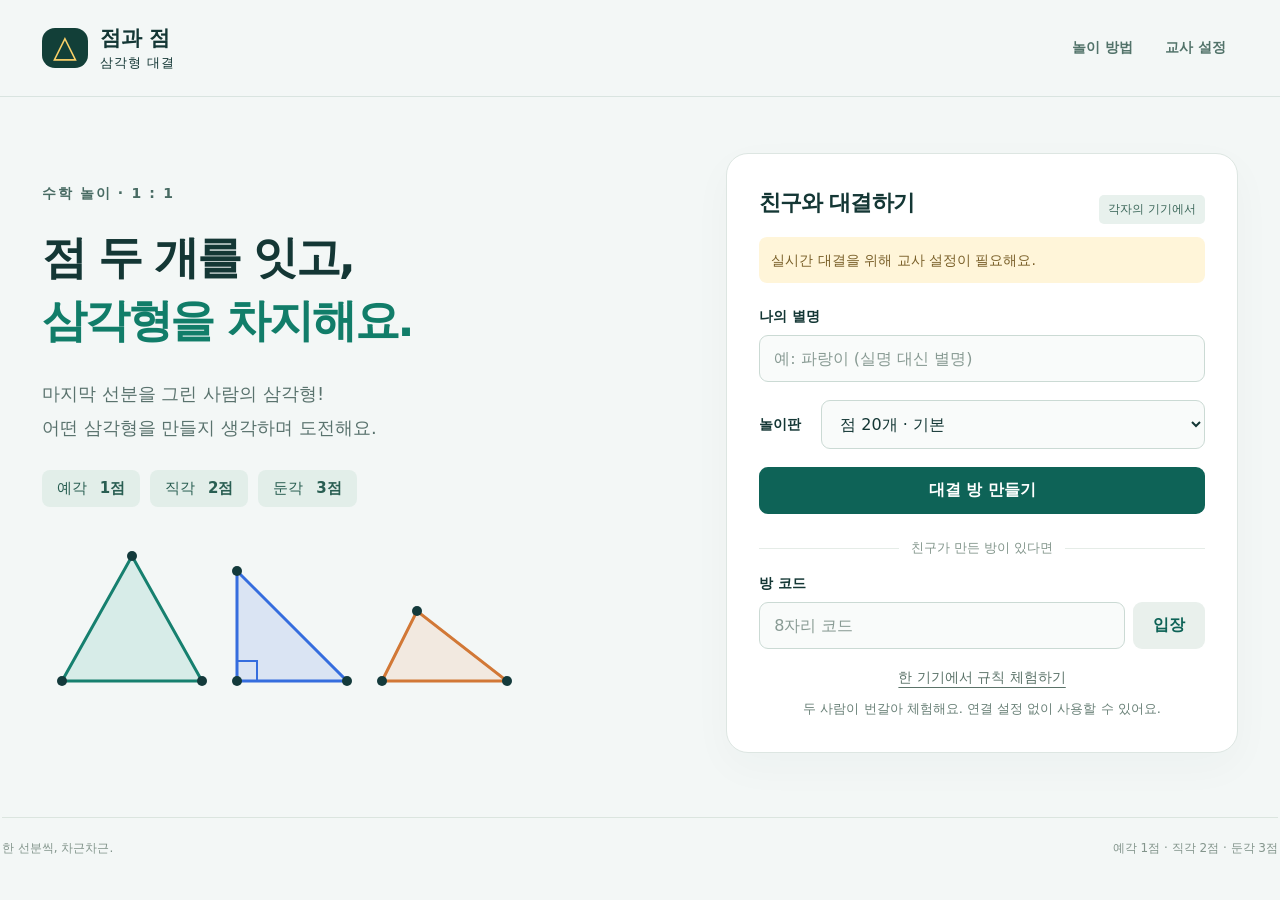
<file: index.html>
<!doctype html><html lang="ko"><head><meta charset="UTF-8"><meta name="viewport" content="width=device-width,initial-scale=1"><title>점과 점 · 삼각형 대결</title><meta name="description" content="점과 점을 이어 삼각형을 만드는 1:1 수학 놀이"><link rel="icon" href="data:image/svg+xml,%3Csvg xmlns='http://www.w3.org/2000/svg' viewBox='0 0 32 32'%3E%3Crect width='32' height='32' rx='8' fill='%230f3d39'/%3E%3Cpath d='M7 24L16 7L25 24Z' fill='none' stroke='%23fbc85a' stroke-width='3'/%3E%3C/svg%3E"><link rel="stylesheet" href="style.css"></head><body>
<header class="header"><a class="brand" href="./"><span class="brand-mark">△</span><span>점과 점<small>삼각형 대결</small></span></a><nav><button id="rulesBtn" class="quiet">놀이 방법</button><button id="setupBtn" class="quiet">교사 설정</button></nav></header>
<main>
<section id="home" class="home"><div class="intro"><div class="eyebrow">수학 놀이 · 1 : 1</div><h1>점 두 개를 잇고,<br><span>삼각형을 차지해요.</span></h1><p>마지막 선분을 그린 사람의 삼각형!<br>어떤 삼각형을 만들지 생각하며 도전해요.</p><div class="score-key"><span>예각 <b>1점</b></span><span>직각 <b>2점</b></span><span>둔각 <b>3점</b></span></div><svg class="intro-geometry" viewBox="0 0 480 190" role="img" aria-label="예각, 직각, 둔각 삼각형 점수 안내"><path d="M20 150L90 25L160 150Z" fill="#22a89122" stroke="#16806f" stroke-width="3"/><path d="M195 150L195 40L305 150Z" fill="#356dde22" stroke="#356dde" stroke-width="3"/><path d="M340 150L375 80L465 150Z" fill="#e98b5622" stroke="#d27836" stroke-width="3"/><path d="M195 130L215 130L215 150" fill="none" stroke="#356dde" stroke-width="2"/><g fill="#133a3b"><circle cx="20" cy="150" r="5"/><circle cx="90" cy="25" r="5"/><circle cx="160" cy="150" r="5"/><circle cx="195" cy="150" r="5"/><circle cx="195" cy="40" r="5"/><circle cx="305" cy="150" r="5"/><circle cx="340" cy="150" r="5"/><circle cx="375" cy="80" r="5"/><circle cx="465" cy="150" r="5"/></g></svg></div>
<div class="entry-card"><div class="card-top"><h2>친구와 대결하기</h2><span class="tag">각자의 기기에서</span></div><p id="connectionSummary" class="connection-note">실시간 대결을 위해 교사 설정이 필요해요.</p><label for="nickname">나의 별명</label><input id="nickname" maxlength="12" placeholder="예: 파랑이 (실명 대신 별명)" autocomplete="off"><div class="create-row"><label for="pointCount">놀이판</label><select id="pointCount"><option value="12">점 12개 · 가볍게</option><option value="20" selected>점 20개 · 기본</option><option value="30">점 30개 · 길게</option></select></div><button id="createBtn" class="primary wide">대결 방 만들기</button><div class="divider"><span>친구가 만든 방이 있다면</span></div><label for="roomInput">방 코드</label><div class="join-row"><input id="roomInput" maxlength="8" placeholder="8자리 코드" autocomplete="off" autocapitalize="characters"><button id="joinBtn" class="secondary">입장</button></div><button id="demoBtn" class="demo">한 기기에서 규칙 체험하기</button><p class="small">두 사람이 번갈아 체험해요. 연결 설정 없이 사용할 수 있어요.</p></div></section>
<section id="match" hidden><div class="match-top"><div><div class="eyebrow" id="modeLabel">실시간 대결</div><h1 class="match-title">우리의 삼각형 놀이판</h1></div><div class="room-controls"><span id="roomBadge" class="room-badge"></span><button id="copyInvite" class="quiet">초대 링크 복사</button><button id="leaveBtn" class="quiet">나가기</button></div></div>
<div id="lobby" class="lobby" hidden><h2>친구를 기다리고 있어요.</h2><p>친구에게 방 코드 또는 초대 링크를 알려 주세요.</p><strong id="largeCode"></strong><p>두 번째 사람이 입장하면 가위바위보가 시작돼요.</p></div>
<div id="rpsPanel" class="rps-panel" hidden><div class="eyebrow">누가 먼저 그릴까요?</div><h2 id="rpsTitle">가위바위보!</h2><p id="rpsInfo">손 모양을 골라 주세요. 두 사람이 고르면 함께 공개해요.</p><div class="hands"><button data-hand="0"><span>✊</span>바위</button><button data-hand="1"><span>✋</span>보</button><button data-hand="2"><span>✌️</span>가위</button></div><div id="rpsResult" class="rps-result" aria-live="polite"></div></div>
<div id="playSurface" class="play-grid" hidden><div class="board-column"><div class="turn-bar"><span id="turnText"></span><span id="moveCounter" class="small"></span></div><div class="board-wrap"><svg id="board" viewBox="0 0 800 580" aria-label="삼각형 만들기 놀이판" role="group"></svg><div id="effect" class="effect" aria-live="polite"></div></div><div class="drawing-controls"><p id="selectionText">점 두 개를 차례로 선택하세요.</p><div><button id="cancelSelection" class="quiet">선택 취소</button><button id="drawBtn" class="primary" disabled>선분 그리기</button></div></div><p class="board-help">교차 금지 · 다른 점 통과 금지 · 삼각형을 완성해도 차례는 바뀌어요.</p></div><aside class="sidebar"><div class="players"><article class="player blue" id="player0"><div class="player-label"><span class="swatch"></span><strong id="name0">파랑</strong><span id="presence0" class="small"></span></div><div class="score"><b id="score0">0</b><span>점</span></div><div class="breakdown" id="counts0"></div></article><article class="player orange" id="player1"><div class="player-label"><span class="swatch"></span><strong id="name1">주황</strong><span id="presence1" class="small"></span></div><div class="score"><b id="score1">0</b><span>점</span></div><div class="breakdown" id="counts1"></div></article></div><div class="collection"><h2>완성한 삼각형 <span id="triangleCount">0</span></h2><p class="small">삼각형을 누르면 각을 살펴볼 수 있어요.</p><div id="triangleList" class="triangle-list"></div></div></aside></div>
<div id="result" class="result" hidden><span class="eyebrow">대결 끝!</span><h2 id="winnerText"></h2><p>더 이상 그릴 수 있는 선분이 없어요. 점수를 비교해 보세요.</p><button id="newGameBtn" class="primary">새 놀이판으로 돌아가기</button></div></section>
</main><footer><span>한 선분씩, 차근차근.</span><span>예각 1점 · 직각 2점 · 둔각 3점</span></footer>
<dialog id="rulesDialog"><div class="dialog-head"><h2>놀이 방법</h2><button data-close="rulesDialog" class="icon-button" aria-label="닫기">×</button></div><ol class="rule-list"><li>친구와 같은 방에 입장하고 가위바위보로 순서를 정해요.</li><li>자기 차례에 점 두 개를 선택하고 <b>선분 그리기</b>를 눌러요.</li><li>세 변을 완성한 사람의 삼각형이 돼요. 앞선 선분의 색은 상관없어요.</li><li>예각삼각형 1점, 직각삼각형 2점, 둔각삼각형 3점을 얻어요.</li><li>더 그릴 수 없으면 끝! 점수가 높은 사람이 이겨요.</li></ol><div class="info-box">기존 선분과 교차하거나 다른 점을 통과할 수 없어요. 한 선분으로 두 삼각형이 완성되면 둘 다 얻어요. 삼각형을 얻어도 다음은 친구 차례예요.</div></dialog>
<dialog id="setupDialog" class="setup-dialog"><div class="dialog-head"><h2>교사 연결 설정</h2><button data-close="setupDialog" class="icon-button" aria-label="닫기">×</button></div><p>최초 한 번 Firebase를 준비하고 아래에 연결 정보를 넣어 주세요. 학생에게는 <b>학생 접속 링크</b>만 공유하면 됩니다.</p><a href="setup.html" target="_blank" rel="noopener" class="text-link">Firebase 연결 안내 전체 보기</a><label for="configInput">Firebase 웹앱 설정 (firebaseConfig)</label><textarea id="configInput" rows="9" spellcheck="false" placeholder='const firebaseConfig = { apiKey: "...", authDomain: "...", databaseURL: "https://...", projectId: "..." };'></textarea><div class="setup-actions"><button id="saveConfig" class="primary">저장하고 연결 확인</button><button id="clearConfig" class="quiet">설정 지우기</button></div><p id="setupStatus" class="status-line" role="status"></p><label for="studentLink">학생 접속 링크</label><div class="join-row"><input id="studentLink" readonly placeholder="연결 확인 후 생성돼요."><button id="copyStudentLink" class="secondary">복사</button></div><p class="small">이 링크에는 프로젝트의 웹앱 연결 정보가 포함됩니다. 관리자 비밀키나 서비스 계정 파일은 입력하지 마세요. 같은 브라우저에는 설정이 기억돼요.</p><div class="setup-downloads"><a href="database.rules.json" download>DB 보안 규칙 내려받기</a><a href="triangle-link-duel.zip" download>웹앱 전체 파일 내려받기</a></div></dialog>
<dialog id="triangleDialog"><div class="dialog-head"><h2 id="detailTitle">삼각형 살펴보기</h2><button data-close="triangleDialog" class="icon-button" aria-label="닫기">×</button></div><svg id="detailSvg" viewBox="0 0 400 290" aria-label="선택한 삼각형과 각도"></svg><p id="detailExplanation"></p></dialog>
<div id="toast" role="status" class="toast" hidden></div>
<script src="config.js"></script><script type="module" src="app.mjs?v=join-fix-20261002"></script></body></html>
</file>
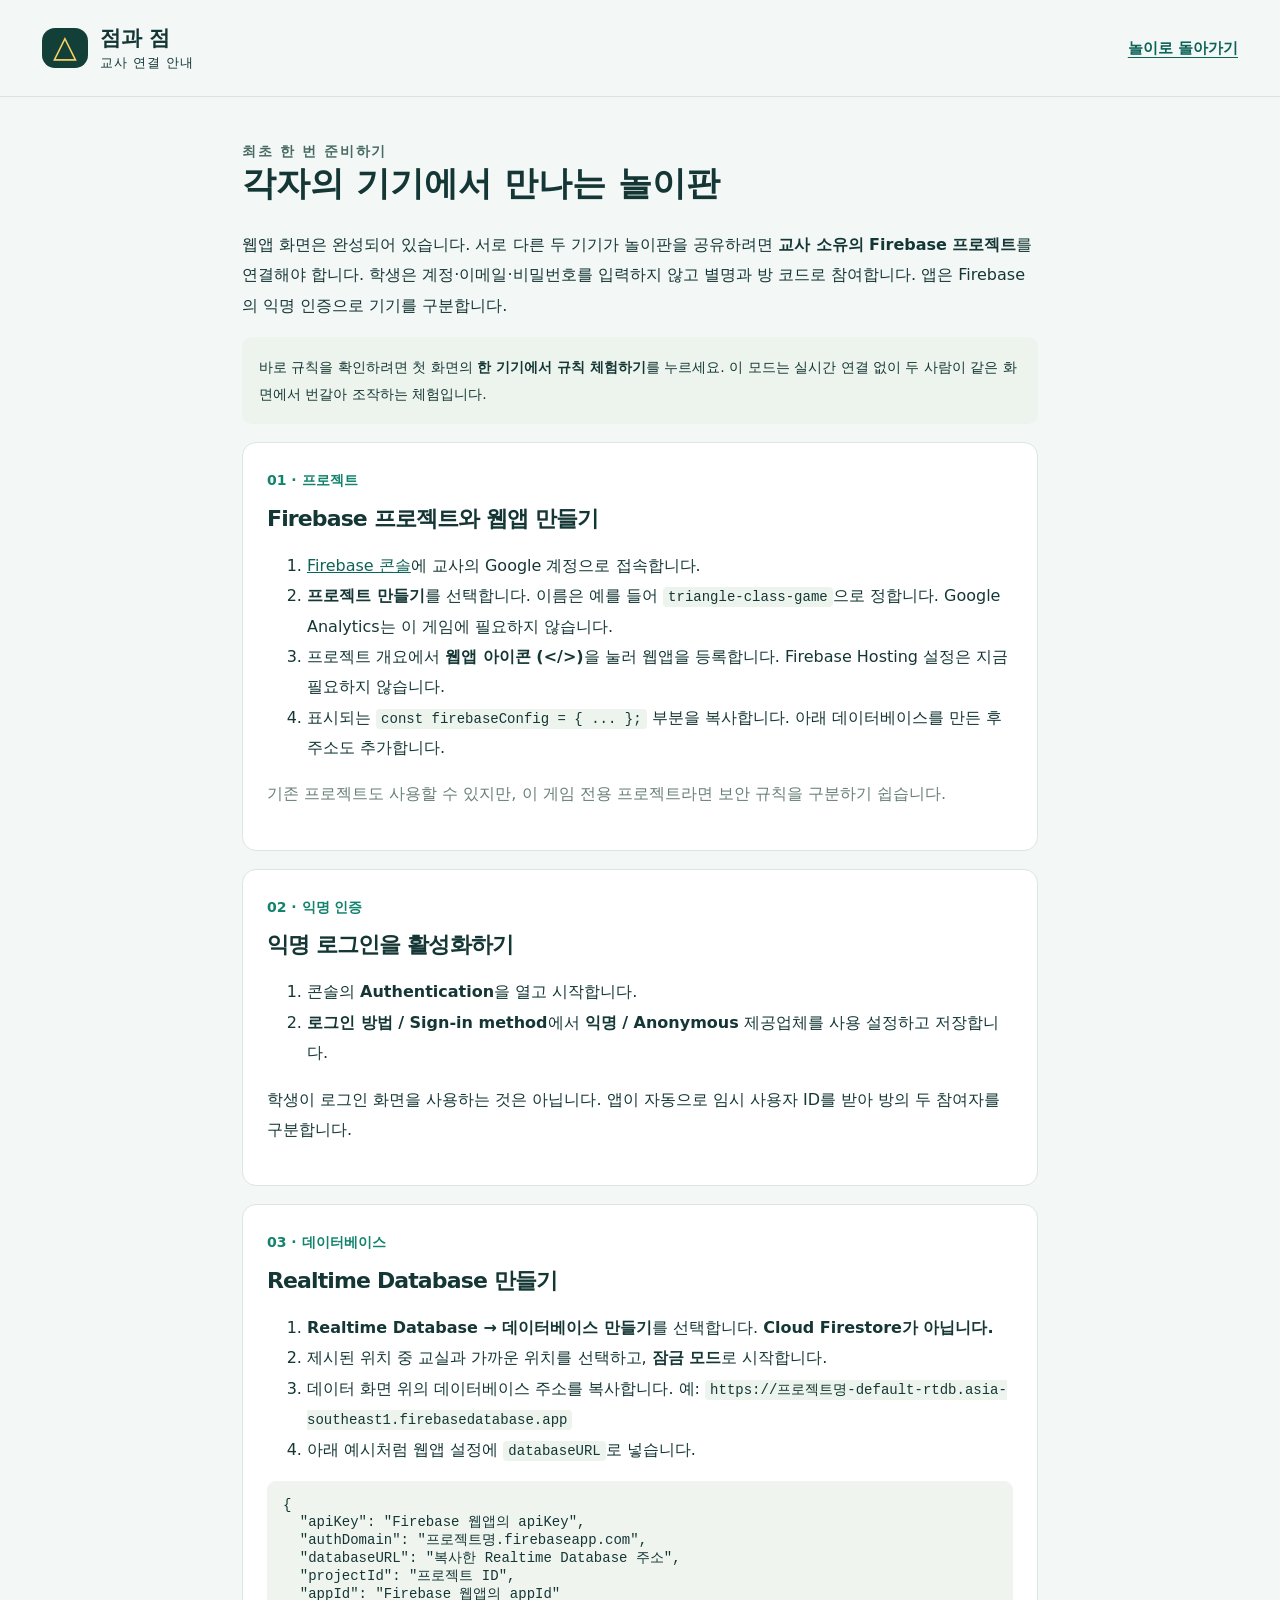
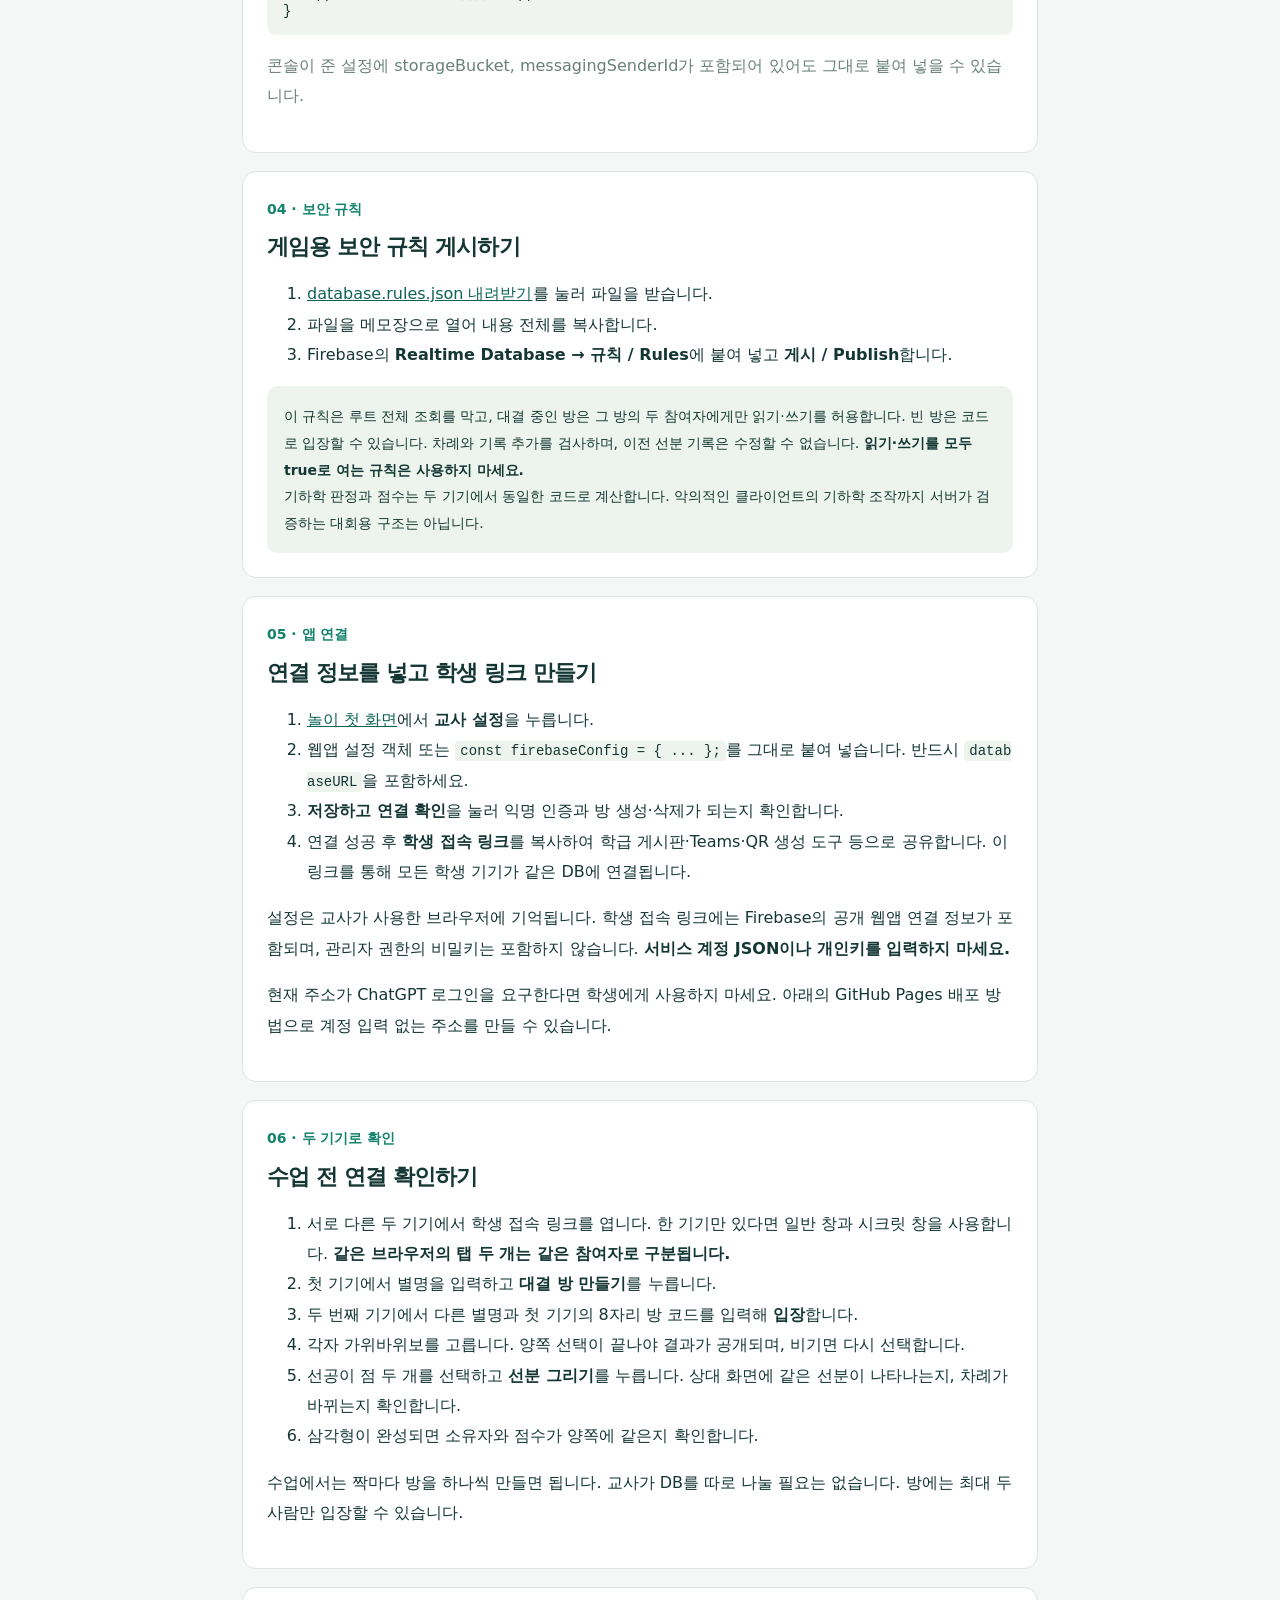
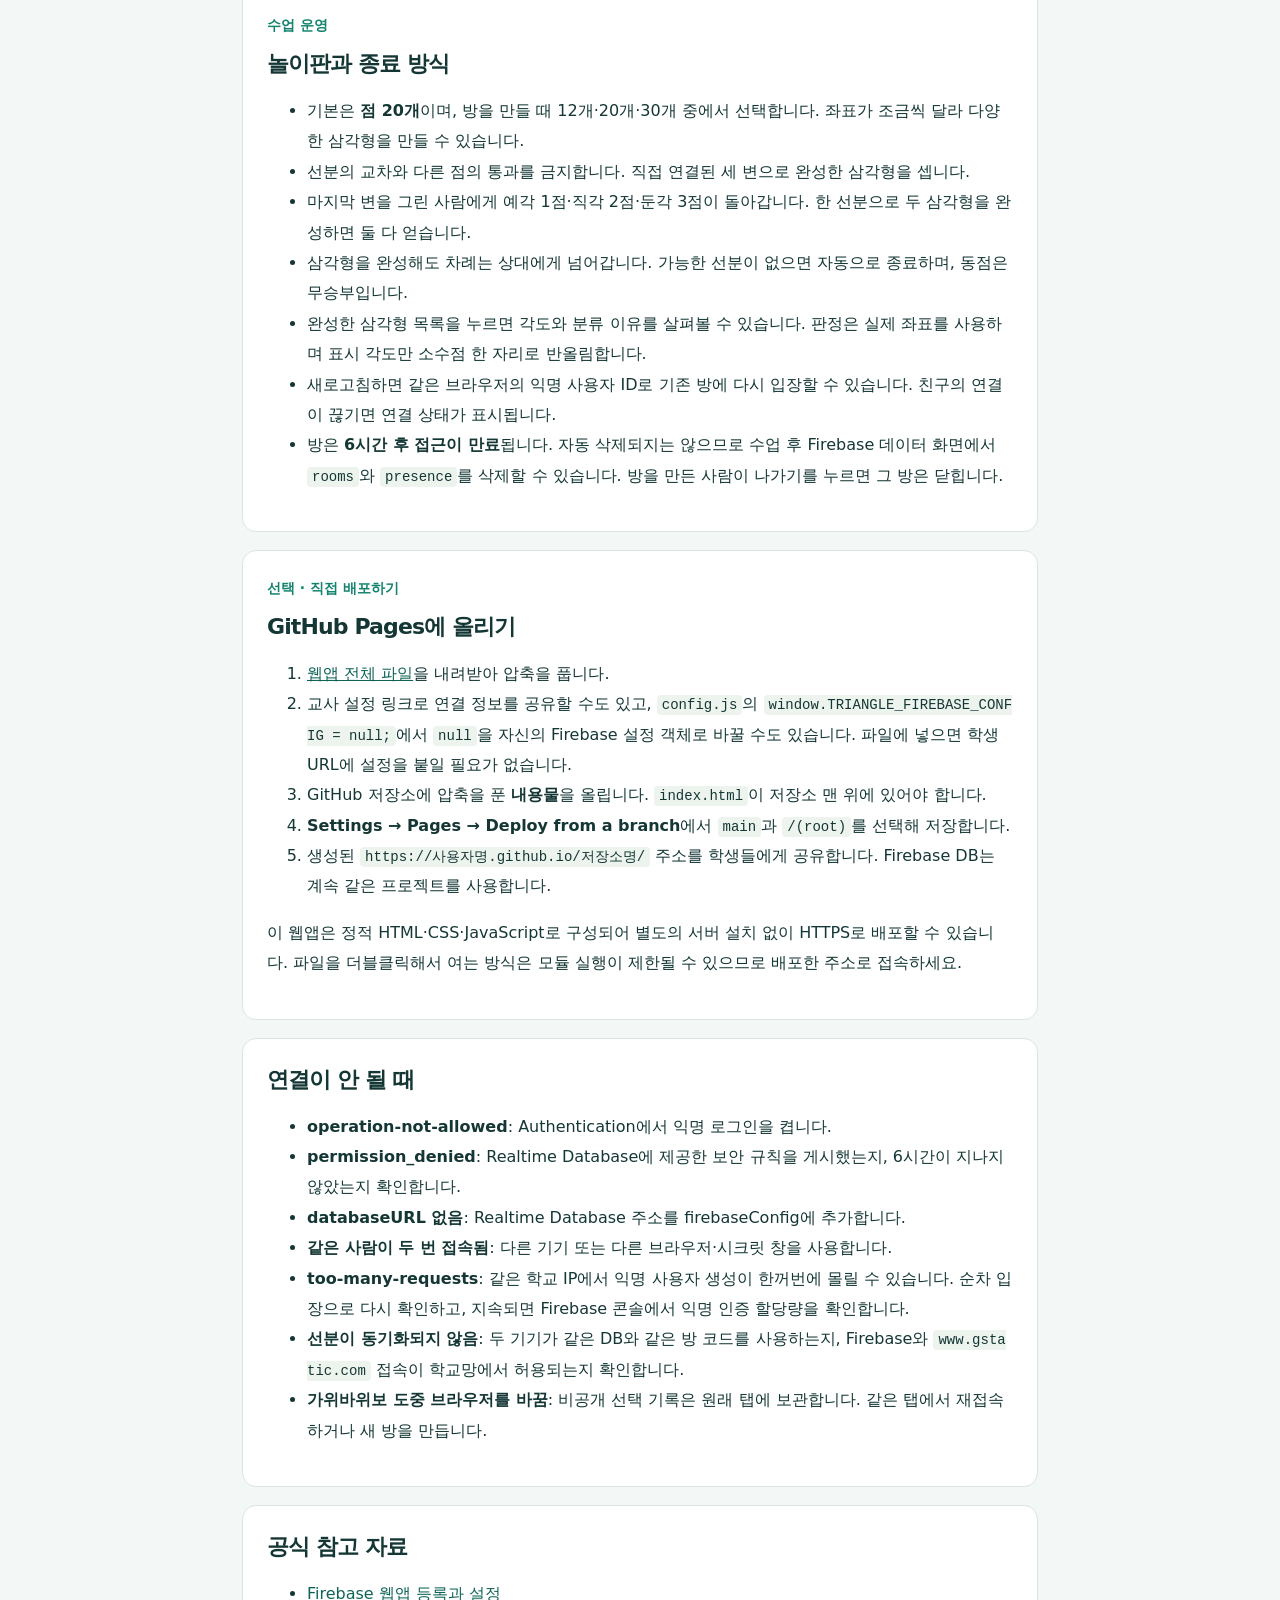
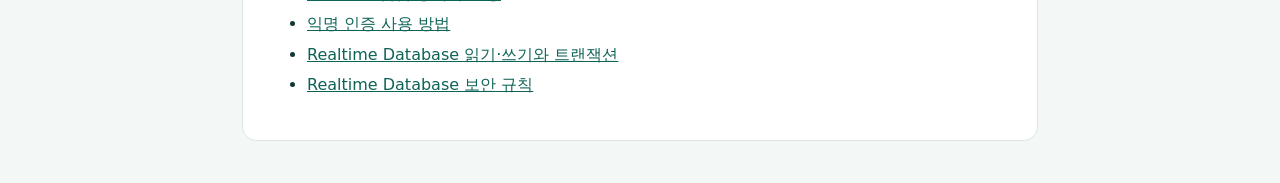
<file: setup.html>
<!doctype html><html lang="ko"><head><meta charset="UTF-8"><meta name="viewport" content="width=device-width,initial-scale=1"><title>교사 연결 안내 · 점과 점</title><link rel="stylesheet" href="style.css"><link rel="icon" href="data:image/svg+xml,%3Csvg xmlns='http://www.w3.org/2000/svg' viewBox='0 0 32 32'%3E%3Crect width='32' height='32' rx='8' fill='%230f3d39'/%3E%3Cpath d='M7 24L16 7L25 24Z' fill='none' stroke='%23fbc85a' stroke-width='3'/%3E%3C/svg%3E"></head><body><header class="header"><a href="./" class="brand"><span class="brand-mark">△</span><span>점과 점<small>교사 연결 안내</small></span></a><a href="./" class="text-link">놀이로 돌아가기</a></header><main class="guide"><div class="eyebrow">최초 한 번 준비하기</div><h1>각자의 기기에서 만나는 놀이판</h1><p>웹앱 화면은 완성되어 있습니다. 서로 다른 두 기기가 놀이판을 공유하려면 <b>교사 소유의 Firebase 프로젝트</b>를 연결해야 합니다. 학생은 계정·이메일·비밀번호를 입력하지 않고 별명과 방 코드로 참여합니다. 앱은 Firebase의 익명 인증으로 기기를 구분합니다.</p><div class="info-box">바로 규칙을 확인하려면 첫 화면의 <b>한 기기에서 규칙 체험하기</b>를 누르세요. 이 모드는 실시간 연결 없이 두 사람이 같은 화면에서 번갈아 조작하는 체험입니다.</div>
<section><p class="step">01 · 프로젝트</p><h2>Firebase 프로젝트와 웹앱 만들기</h2><ol><li><a href="https://console.firebase.google.com/" target="_blank" rel="noopener">Firebase 콘솔</a>에 교사의 Google 계정으로 접속합니다.</li><li><b>프로젝트 만들기</b>를 선택합니다. 이름은 예를 들어 <code>triangle-class-game</code>으로 정합니다. Google Analytics는 이 게임에 필요하지 않습니다.</li><li>프로젝트 개요에서 <b>웹앱 아이콘 (&lt;/&gt;)</b>을 눌러 웹앱을 등록합니다. Firebase Hosting 설정은 지금 필요하지 않습니다.</li><li>표시되는 <code>const firebaseConfig = { ... };</code> 부분을 복사합니다. 아래 데이터베이스를 만든 후 주소도 추가합니다.</li></ol><p class="small">기존 프로젝트도 사용할 수 있지만, 이 게임 전용 프로젝트라면 보안 규칙을 구분하기 쉽습니다.</p></section>
<section><p class="step">02 · 익명 인증</p><h2>익명 로그인을 활성화하기</h2><ol><li>콘솔의 <b>Authentication</b>을 열고 시작합니다.</li><li><b>로그인 방법 / Sign-in method</b>에서 <b>익명 / Anonymous</b> 제공업체를 사용 설정하고 저장합니다.</li></ol><p>학생이 로그인 화면을 사용하는 것은 아닙니다. 앱이 자동으로 임시 사용자 ID를 받아 방의 두 참여자를 구분합니다.</p></section>
<section><p class="step">03 · 데이터베이스</p><h2>Realtime Database 만들기</h2><ol><li><b>Realtime Database → 데이터베이스 만들기</b>를 선택합니다. <b>Cloud Firestore가 아닙니다.</b></li><li>제시된 위치 중 교실과 가까운 위치를 선택하고, <b>잠금 모드</b>로 시작합니다.</li><li>데이터 화면 위의 데이터베이스 주소를 복사합니다. 예: <code>https://프로젝트명-default-rtdb.asia-southeast1.firebasedatabase.app</code></li><li>아래 예시처럼 웹앱 설정에 <code>databaseURL</code>로 넣습니다.</li></ol><pre>{
  "apiKey": "Firebase 웹앱의 apiKey",
  "authDomain": "프로젝트명.firebaseapp.com",
  "databaseURL": "복사한 Realtime Database 주소",
  "projectId": "프로젝트 ID",
  "appId": "Firebase 웹앱의 appId"
}</pre><p class="small">콘솔이 준 설정에 storageBucket, messagingSenderId가 포함되어 있어도 그대로 붙여 넣을 수 있습니다.</p></section>
<section><p class="step">04 · 보안 규칙</p><h2>게임용 보안 규칙 게시하기</h2><ol><li><a href="database.rules.json" download>database.rules.json 내려받기</a>를 눌러 파일을 받습니다.</li><li>파일을 메모장으로 열어 내용 전체를 복사합니다.</li><li>Firebase의 <b>Realtime Database → 규칙 / Rules</b>에 붙여 넣고 <b>게시 / Publish</b>합니다.</li></ol><div class="info-box">이 규칙은 루트 전체 조회를 막고, 대결 중인 방은 그 방의 두 참여자에게만 읽기·쓰기를 허용합니다. 빈 방은 코드로 입장할 수 있습니다. 차례와 기록 추가를 검사하며, 이전 선분 기록은 수정할 수 없습니다. <b>읽기·쓰기를 모두 true로 여는 규칙은 사용하지 마세요.</b><br>기하학 판정과 점수는 두 기기에서 동일한 코드로 계산합니다. 악의적인 클라이언트의 기하학 조작까지 서버가 검증하는 대회용 구조는 아닙니다.</div></section>
<section><p class="step">05 · 앱 연결</p><h2>연결 정보를 넣고 학생 링크 만들기</h2><ol><li><a href="./">놀이 첫 화면</a>에서 <b>교사 설정</b>을 누릅니다.</li><li>웹앱 설정 객체 또는 <code>const firebaseConfig = { ... };</code>를 그대로 붙여 넣습니다. 반드시 <code>databaseURL</code>을 포함하세요.</li><li><b>저장하고 연결 확인</b>을 눌러 익명 인증과 방 생성·삭제가 되는지 확인합니다.</li><li>연결 성공 후 <b>학생 접속 링크</b>를 복사하여 학급 게시판·Teams·QR 생성 도구 등으로 공유합니다. 이 링크를 통해 모든 학생 기기가 같은 DB에 연결됩니다.</li></ol><p>설정은 교사가 사용한 브라우저에 기억됩니다. 학생 접속 링크에는 Firebase의 공개 웹앱 연결 정보가 포함되며, 관리자 권한의 비밀키는 포함하지 않습니다. <b>서비스 계정 JSON이나 개인키를 입력하지 마세요.</b></p><p>현재 주소가 ChatGPT 로그인을 요구한다면 학생에게 사용하지 마세요. 아래의 GitHub Pages 배포 방법으로 계정 입력 없는 주소를 만들 수 있습니다.</p></section>
<section><p class="step">06 · 두 기기로 확인</p><h2>수업 전 연결 확인하기</h2><ol><li>서로 다른 두 기기에서 학생 접속 링크를 엽니다. 한 기기만 있다면 일반 창과 시크릿 창을 사용합니다. <b>같은 브라우저의 탭 두 개는 같은 참여자로 구분됩니다.</b></li><li>첫 기기에서 별명을 입력하고 <b>대결 방 만들기</b>를 누릅니다.</li><li>두 번째 기기에서 다른 별명과 첫 기기의 8자리 방 코드를 입력해 <b>입장</b>합니다.</li><li>각자 가위바위보를 고릅니다. 양쪽 선택이 끝나야 결과가 공개되며, 비기면 다시 선택합니다.</li><li>선공이 점 두 개를 선택하고 <b>선분 그리기</b>를 누릅니다. 상대 화면에 같은 선분이 나타나는지, 차례가 바뀌는지 확인합니다.</li><li>삼각형이 완성되면 소유자와 점수가 양쪽에 같은지 확인합니다.</li></ol><p>수업에서는 짝마다 방을 하나씩 만들면 됩니다. 교사가 DB를 따로 나눌 필요는 없습니다. 방에는 최대 두 사람만 입장할 수 있습니다.</p></section>
<section><p class="step">수업 운영</p><h2>놀이판과 종료 방식</h2><ul><li>기본은 <b>점 20개</b>이며, 방을 만들 때 12개·20개·30개 중에서 선택합니다. 좌표가 조금씩 달라 다양한 삼각형을 만들 수 있습니다.</li><li>선분의 교차와 다른 점의 통과를 금지합니다. 직접 연결된 세 변으로 완성한 삼각형을 셉니다.</li><li>마지막 변을 그린 사람에게 예각 1점·직각 2점·둔각 3점이 돌아갑니다. 한 선분으로 두 삼각형을 완성하면 둘 다 얻습니다.</li><li>삼각형을 완성해도 차례는 상대에게 넘어갑니다. 가능한 선분이 없으면 자동으로 종료하며, 동점은 무승부입니다.</li><li>완성한 삼각형 목록을 누르면 각도와 분류 이유를 살펴볼 수 있습니다. 판정은 실제 좌표를 사용하며 표시 각도만 소수점 한 자리로 반올림합니다.</li><li>새로고침하면 같은 브라우저의 익명 사용자 ID로 기존 방에 다시 입장할 수 있습니다. 친구의 연결이 끊기면 연결 상태가 표시됩니다.</li><li>방은 <b>6시간 후 접근이 만료</b>됩니다. 자동 삭제되지는 않으므로 수업 후 Firebase 데이터 화면에서 <code>rooms</code>와 <code>presence</code>를 삭제할 수 있습니다. 방을 만든 사람이 나가기를 누르면 그 방은 닫힙니다.</li></ul></section>
<section><p class="step">선택 · 직접 배포하기</p><h2>GitHub Pages에 올리기</h2><ol><li><a href="triangle-link-duel.zip" download>웹앱 전체 파일</a>을 내려받아 압축을 풉니다.</li><li>교사 설정 링크로 연결 정보를 공유할 수도 있고, <code>config.js</code>의 <code>window.TRIANGLE_FIREBASE_CONFIG = null;</code>에서 <code>null</code>을 자신의 Firebase 설정 객체로 바꿀 수도 있습니다. 파일에 넣으면 학생 URL에 설정을 붙일 필요가 없습니다.</li><li>GitHub 저장소에 압축을 푼 <b>내용물</b>을 올립니다. <code>index.html</code>이 저장소 맨 위에 있어야 합니다.</li><li><b>Settings → Pages → Deploy from a branch</b>에서 <code>main</code>과 <code>/(root)</code>를 선택해 저장합니다.</li><li>생성된 <code>https://사용자명.github.io/저장소명/</code> 주소를 학생들에게 공유합니다. Firebase DB는 계속 같은 프로젝트를 사용합니다.</li></ol><p>이 웹앱은 정적 HTML·CSS·JavaScript로 구성되어 별도의 서버 설치 없이 HTTPS로 배포할 수 있습니다. 파일을 더블클릭해서 여는 방식은 모듈 실행이 제한될 수 있으므로 배포한 주소로 접속하세요.</p></section>
<section><h2>연결이 안 될 때</h2><ul><li><b>operation-not-allowed</b>: Authentication에서 익명 로그인을 켭니다.</li><li><b>permission_denied</b>: Realtime Database에 제공한 보안 규칙을 게시했는지, 6시간이 지나지 않았는지 확인합니다.</li><li><b>databaseURL 없음</b>: Realtime Database 주소를 firebaseConfig에 추가합니다.</li><li><b>같은 사람이 두 번 접속됨</b>: 다른 기기 또는 다른 브라우저·시크릿 창을 사용합니다.</li><li><b>too-many-requests</b>: 같은 학교 IP에서 익명 사용자 생성이 한꺼번에 몰릴 수 있습니다. 순차 입장으로 다시 확인하고, 지속되면 Firebase 콘솔에서 익명 인증 할당량을 확인합니다.</li><li><b>선분이 동기화되지 않음</b>: 두 기기가 같은 DB와 같은 방 코드를 사용하는지, Firebase와 <code>www.gstatic.com</code> 접속이 학교망에서 허용되는지 확인합니다.</li><li><b>가위바위보 도중 브라우저를 바꿈</b>: 비공개 선택 기록은 원래 탭에 보관합니다. 같은 탭에서 재접속하거나 새 방을 만듭니다.</li></ul></section>
<section><h2>공식 참고 자료</h2><ul><li><a href="https://firebase.google.com/docs/web/setup?hl=ko" target="_blank" rel="noopener">Firebase 웹앱 등록과 설정</a></li><li><a href="https://firebase.google.com/docs/auth/web/anonymous-auth?hl=ko" target="_blank" rel="noopener">익명 인증 사용 방법</a></li><li><a href="https://firebase.google.com/docs/database/web/read-and-write?hl=ko" target="_blank" rel="noopener">Realtime Database 읽기·쓰기와 트랜잭션</a></li><li><a href="https://firebase.google.com/docs/database/security?hl=ko" target="_blank" rel="noopener">Realtime Database 보안 규칙</a></li></ul></section></main></body></html>
</file>
<file: style.css>
:root{font-family:'Noto Sans KR','Malgun Gothic',system-ui,sans-serif;color:#143735;background:#f3f7f6;font-size:16px;--green:#0e6357;--ink:#143735;--blue:#356cdb;--orange:#d97140}*{box-sizing:border-box}body{margin:0}button,input,select,textarea{font:inherit}button,a,input,select,textarea{-webkit-tap-highlight-color:transparent}button{cursor:pointer;border:0}button:disabled{opacity:.45;cursor:not-allowed}a{color:inherit}button:focus-visible,a:focus-visible,input:focus-visible,select:focus-visible,textarea:focus-visible{outline:3px solid #e7b648;outline-offset:4px}[hidden]{display:none!important}.header{max-width:1360px;margin:auto;padding:24px 42px;display:flex;align-items:center;justify-content:space-between;border-bottom:1px solid #d9e4e0}.brand{display:flex;align-items:center;gap:12px;text-decoration:none;font-weight:900;font-size:21px}.brand small{display:block;font-weight:500;font-size:13px;letter-spacing:.08em;margin-top:2px}.brand-mark{background:#123f38;color:#fbd168;border-radius:13px;font-size:31px;padding:0 11px 4px}.header nav{display:flex;gap:8px}main{max-width:1360px;margin:auto;padding:46px 42px 24px}.home{display:grid;grid-template-columns:1.2fr 1fr;gap:70px;align-items:center;min-height:620px}.eyebrow{font-size:14px;font-weight:800;letter-spacing:.12em;color:#486b63}.intro h1{font-size:clamp(32px,3.5vw,50px);line-height:1.4;letter-spacing:-.05em;font-weight:900;margin:24px 0}.intro h1 span{color:#117d69}.intro p{color:#5a736e;font-size:18px;line-height:1.9}.score-key{display:flex;gap:10px;margin-top:25px;flex-wrap:wrap}.score-key span{padding:9px 15px;border-radius:8px;background:#e2eee9;color:#295e52;font-size:15px}.score-key b{margin-left:8px}.intro-geometry{display:block;max-width:480px;width:100%;margin-top:24px}.entry-card{background:#fff;border:1px solid #dde6e2;border-radius:22px;padding:32px;box-shadow:0 14px 42px #14373508}.card-top{display:flex;align-items:center;justify-content:space-between;gap:10px}h2{font-size:22px;line-height:1.5;margin:0 0 14px;letter-spacing:-.04em}.tag{font-size:12px;background:#e8f1ed;color:#3d685b;padding:6px 9px;border-radius:5px;white-space:nowrap}.connection-note{font-size:14px;color:#7a602a;background:#fff5d9;padding:12px;border-radius:8px;margin:4px 0 25px;line-height:1.6}.connected{background:#e4f4ef;color:#226755}label{display:block;font-size:14px;font-weight:700;margin:18px 0 9px}input,select,textarea{color:var(--ink);background:#f9fbfa;border:1px solid #cbdad4;border-radius:9px;padding:13px 14px;width:100%;min-width:0}input::placeholder,textarea::placeholder{color:#899b94}textarea{font-size:14px;line-height:1.7}.create-row{display:flex;align-items:center;gap:20px;margin:18px 0}.create-row label{margin:0;white-space:nowrap}.primary,.secondary{font-weight:700;padding:13px 20px;border-radius:9px}.primary{background:var(--green);color:#fff}.primary:hover:not(:disabled){background:#084e44}.secondary{background:#e9f0ec;color:var(--green)}.wide{width:100%}.quiet{background:transparent;color:#52736a;font-size:14px;font-weight:600;padding:10px 12px;border-radius:7px}.quiet:hover{background:#e2ece6}.divider{display:flex;align-items:center;gap:12px;color:#83968c;font-size:13px;margin:25px 0 5px}.divider:before,.divider:after{content:'';flex:1;height:1px;background:#e5ece7}.join-row{display:flex;gap:8px}.join-row button{white-space:nowrap}.demo{background:transparent;color:#5b7369;width:100%;font-size:14px;text-decoration:underline;text-underline-offset:5px;padding:20px 0 6px}.small{font-size:13px;color:#698077;line-height:1.7}.entry-card>.small{text-align:center;margin:5px 0 0}footer{max-width:1276px;margin:30px auto 0;padding:22px 0;display:flex;justify-content:space-between;border-top:1px solid #dbe5df;color:#83958c;font-size:12px}.match-top{display:flex;justify-content:space-between;align-items:center;gap:16px;margin-bottom:24px}.match-title{font-size:28px;margin:8px 0 0;letter-spacing:-.05em}.room-controls{display:flex;align-items:center;gap:5px;flex-wrap:wrap}.room-badge{font-family:monospace;font-size:16px;font-weight:bold;letter-spacing:.09em;color:#38675c;padding:10px;background:#e2eee7;border-radius:7px}.play-grid{display:grid;grid-template-columns:minmax(0,1fr) 286px;gap:24px}.board-column{min-width:0}.turn-bar{display:flex;align-items:center;justify-content:space-between;padding:14px 18px;background:#e5eee8;border-radius:12px 12px 0 0;gap:12px}.turn-bar>span:first-child{font-size:16px;font-weight:800}.board-wrap{position:relative;background:#fff;border:1px solid #d8e3dc;aspect-ratio:800/580;border-radius:0 0 12px 12px;overflow:hidden}#board{width:100%;height:100%;display:block}.dot-hit{cursor:pointer}.dot-hit .dot{transition:r .15s}.dot-hit:hover .dot{r:8px}.dot-hit:focus{outline:none}.dot-hit:focus .halo{stroke:#bc8b15;stroke-width:3}.drawing-controls{display:flex;align-items:center;justify-content:space-between;gap:12px;padding:16px 0}.drawing-controls p{font-size:14px;color:#567366;margin:0;line-height:1.6}.drawing-controls>div{display:flex;white-space:nowrap}.board-help{font-size:12px;color:#778b80;margin:0}.players{display:grid;gap:14px}.player{border:1px solid #d8e2dc;border-radius:14px;background:#fff;padding:18px}.player.active{box-shadow:0 0 0 2px var(--player)}.blue{--player:var(--blue)}.orange{--player:var(--orange)}.player-label{display:flex;align-items:center;gap:8px;font-size:15px;flex-wrap:wrap}.swatch{width:11px;height:11px;border-radius:50%;background:var(--player)}.score{margin:10px 0;display:flex;align-items:baseline;gap:7px;color:var(--player)}.score b{font-size:46px;line-height:1.2}.score span{font-size:15px}.breakdown{display:flex;gap:12px;font-size:12px;color:#788d83}.collection{padding:20px 0}.collection h2{font-size:16px;margin-bottom:5px}.collection h2 span{color:#71867b;margin-left:8px}.collection>.small{margin-top:0}.triangle-list{display:grid;gap:7px;max-height:265px;overflow:auto}.triangle-chip{display:flex;justify-content:space-between;align-items:center;border:1px solid #d9e3db;background:#fff;border-radius:7px;text-align:left;padding:9px 12px;font-size:13px;color:var(--player)}.triangle-chip b{font-size:14px}.empty-note{font-size:14px;color:#84978b;padding:12px 0;line-height:1.8}.lobby,.rps-panel,.result{background:#fff;border:1px solid #d8e3db;border-radius:18px;padding:40px;text-align:center;max-width:720px;margin:25px auto}.lobby p,.rps-panel p,.result p{font-size:16px;line-height:1.8;color:#698176}.lobby strong{display:block;font-family:monospace;color:var(--green);font-size:42px;letter-spacing:.18em;margin:30px 0}.rps-panel h2{font-size:32px;margin:15px 0}.hands{display:flex;gap:15px;justify-content:center;margin:24px 0}.hands button{display:grid;gap:8px;min-width:105px;background:#f1f6f1;border:2px solid #e2eae2;border-radius:14px;font-weight:bold;color:#315c49;padding:18px}.hands button span{font-size:40px}.hands button.selected{border-color:var(--green);background:#e1f3e8}.rps-result{font-weight:700;min-height:28px}.result{margin:24px 0 0;max-width:none;background:#e4f0e9}.result h2{font-size:30px;margin:14px 0}.effect{position:absolute;left:50%;top:18px;transform:translateX(-50%);background:#143735;color:#fff;font-size:18px;padding:13px 22px;border-radius:10px;box-shadow:0 8px 25px #14373520;pointer-events:none;opacity:0;transition:opacity .2s;white-space:nowrap}.effect.show{opacity:1}dialog{border:1px solid #d4e0d6;border-radius:18px;padding:28px;width:min(640px,calc(100% - 30px));max-height:90vh;overflow:auto;color:var(--ink);box-shadow:0 25px 100px #122a3430}dialog::backdrop{background:#12373166;backdrop-filter:blur(3px)}.setup-dialog{width:min(740px,calc(100% - 30px))}.dialog-head{display:flex;justify-content:space-between;align-items:center;gap:20px;margin-bottom:16px}.dialog-head h2{margin:0}.icon-button{background:#edf3ed;font-size:25px;line-height:1;border-radius:50%;padding:8px 12px;color:#527565}.rule-list{padding-left:24px;line-height:1.9;font-size:16px}.rule-list li{padding:7px 0}.info-box{background:#edf4ed;padding:17px;border-radius:10px;font-size:14px;line-height:1.9}.setup-dialog>p{font-size:15px;line-height:1.9}.text-link{color:var(--green);font-weight:700;font-size:15px;text-underline-offset:4px}.setup-actions{display:flex;gap:10px;margin-top:15px}.status-line{font-size:14px;color:var(--green);min-height:24px}.setup-downloads{display:flex;gap:20px;font-size:14px;flex-wrap:wrap;margin-top:22px}.toast{position:fixed;bottom:25px;left:50%;transform:translateX(-50%);background:#193f38;color:#fff;z-index:5;max-width:calc(100% - 30px);padding:14px 23px;border-radius:12px;box-shadow:0 4px 35px #193f3822;font-size:15px;line-height:1.6;text-align:center}.guide{max-width:880px}.guide h1{font-size:34px;margin-top:0}.guide section{padding:24px;background:white;border:1px solid #dce6df;border-radius:14px;margin:18px 0}.guide p,.guide li{line-height:1.9;font-size:16px}.guide code{background:#edf3ed;padding:2px 5px;border-radius:4px;font-size:14px;word-break:break-all}.guide a{color:var(--green)}.guide pre{overflow:auto;background:#eff4ef;padding:16px;border-radius:9px;font-size:14px}.guide .step{font-size:14px;font-weight:800;color:#13836d;margin:0 0 8px}
@media(max-width:1000px){.home{gap:30px;min-height:auto}.entry-card{padding:24px}.header{padding:20px 25px}main{padding:30px 25px}.play-grid{grid-template-columns:minmax(0,1fr) 230px;gap:18px}.match-top{align-items:flex-start}.match-title{font-size:23px}.breakdown{gap:7px}footer{margin:25px}}
@media(max-width:760px){.home{grid-template-columns:1fr;gap:25px}.intro h1{font-size:34px;margin:14px 0}.intro p{font-size:16px}.intro-geometry{display:none}.intro br{display:none}.score-key{margin-top:16px}.header{padding:17px 18px}.header nav{gap:0}.quiet{padding:10px;font-size:13px}.brand{font-size:17px}.brand small{font-size:12px}.brand-mark{font-size:25px}main{padding:25px 18px}.card-top h2{font-size:21px}.play-grid{grid-template-columns:1fr}.players{grid-template-columns:1fr 1fr}.player{padding:13px}.score b{font-size:34px}.collection{padding:12px 0}.triangle-list{grid-template-columns:repeat(2,minmax(0,1fr));max-height:180px}.match-top{display:block}.room-controls{margin-top:12px}.drawing-controls{flex-wrap:wrap}.drawing-controls p{flex:1 1 100%}.drawing-controls>div{width:100%;justify-content:flex-end}.turn-bar{padding:12px}.turn-bar>span:first-child{font-size:14px}.match-title{font-size:24px}.lobby,.rps-panel,.result{padding:25px 16px}.hands{gap:8px}.hands button{min-width:85px;padding:14px}.lobby strong{font-size:29px}.effect{font-size:14px;padding:10px 16px}.setup-actions{flex-wrap:wrap}.setup-dialog>p{font-size:14px}footer{margin:15px 18px;gap:18px;flex-wrap:wrap}.guide section{padding:20px}.guide h1{font-size:27px}}
@media(prefers-reduced-motion:reduce){*{transition:none!important}}
</file>
